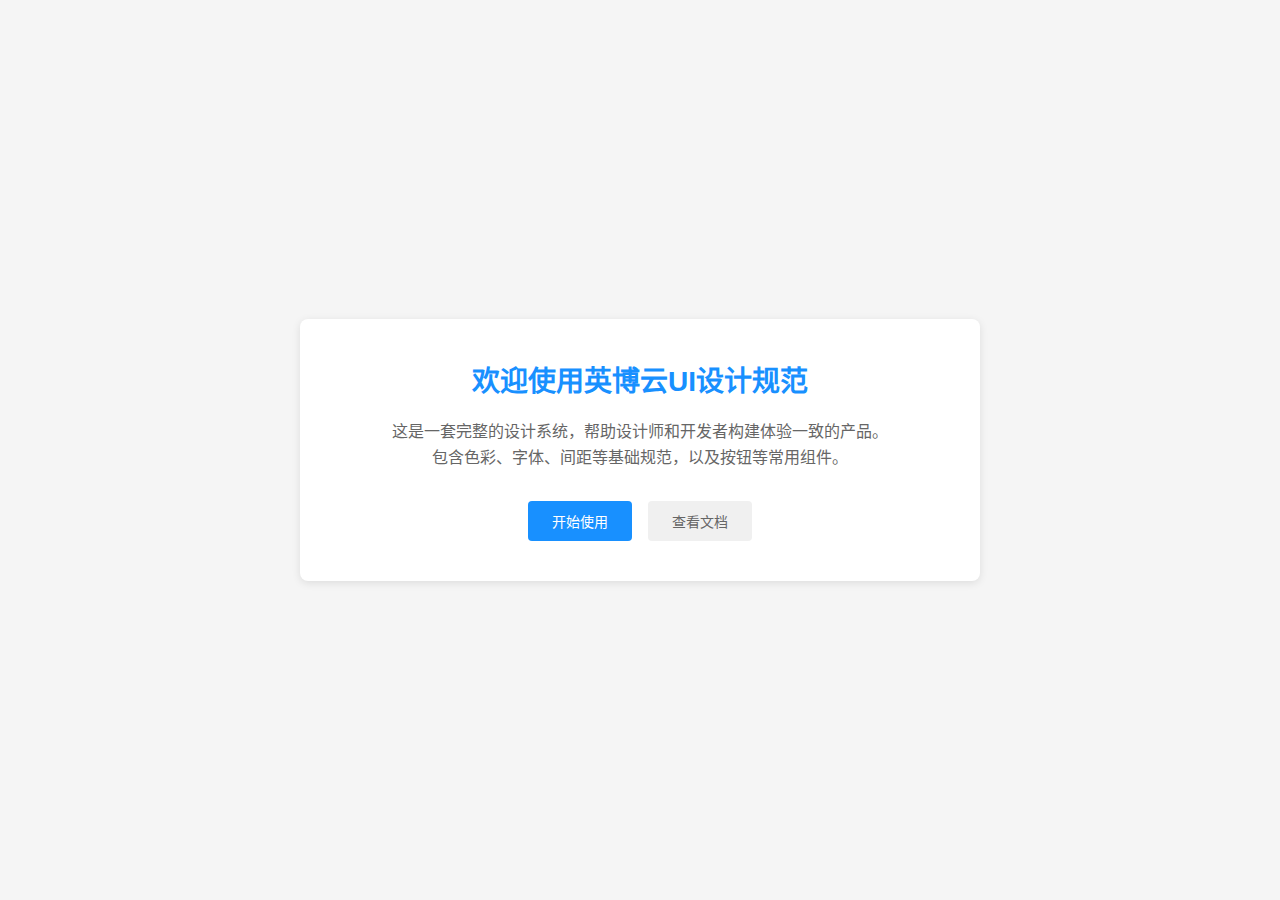
<file: index.html>
<!DOCTYPE html>
<html lang="zh-CN">
<head>
    <meta charset="UTF-8">
    <title>英博云UI设计规范</title>
    <style>
        body {
            font-family: -apple-system, BlinkMacSystemFont, "Segoe UI", Roboto, "Helvetica Neue", Arial, sans-serif;
            display: flex;
            justify-content: center;
            align-items: center;
            height: 100vh;
            margin: 0;
            background-color: #f5f5f5;
            color: #333;
        }
        .welcome {
            text-align: center;
            padding: 40px;
            background: white;
            border-radius: 8px;
            box-shadow: 0 2px 8px rgba(0,0,0,0.1);
            max-width: 600px;
            width: 90%;
        }
        h1 {
            margin: 0 0 20px 0;
            color: #1890ff;
            font-size: 28px;
        }
        .description {
            color: #666;
            margin-bottom: 30px;
            font-size: 16px;
            line-height: 1.6;
        }
        .buttons {
            display: flex;
            gap: 16px;
            justify-content: center;
        }
        .button {
            display: inline-block;
            padding: 10px 24px;
            border-radius: 4px;
            text-decoration: none;
            font-size: 14px;
            transition: all 0.3s;
        }
        .primary {
            background: #1890ff;
            color: white;
        }
        .primary:hover {
            background: #40a9ff;
        }
        .secondary {
            background: #f0f0f0;
            color: #666;
        }
        .secondary:hover {
            background: #e0e0e0;
        }
    </style>
</head>
<body>
    <div class="welcome">
        <h1>欢迎使用英博云UI设计规范</h1>
        <p class="description">
            这是一套完整的设计系统，帮助设计师和开发者构建体验一致的产品。<br>
            包含色彩、字体、间距等基础规范，以及按钮等常用组件。
        </p>
        <div class="buttons">
            <a href="pages/colors.html" class="button primary">开始使用</a>
            <a href="pages/typography.html" class="button secondary">查看文档</a>
        </div>
    </div>
</body>
</html>
</file>
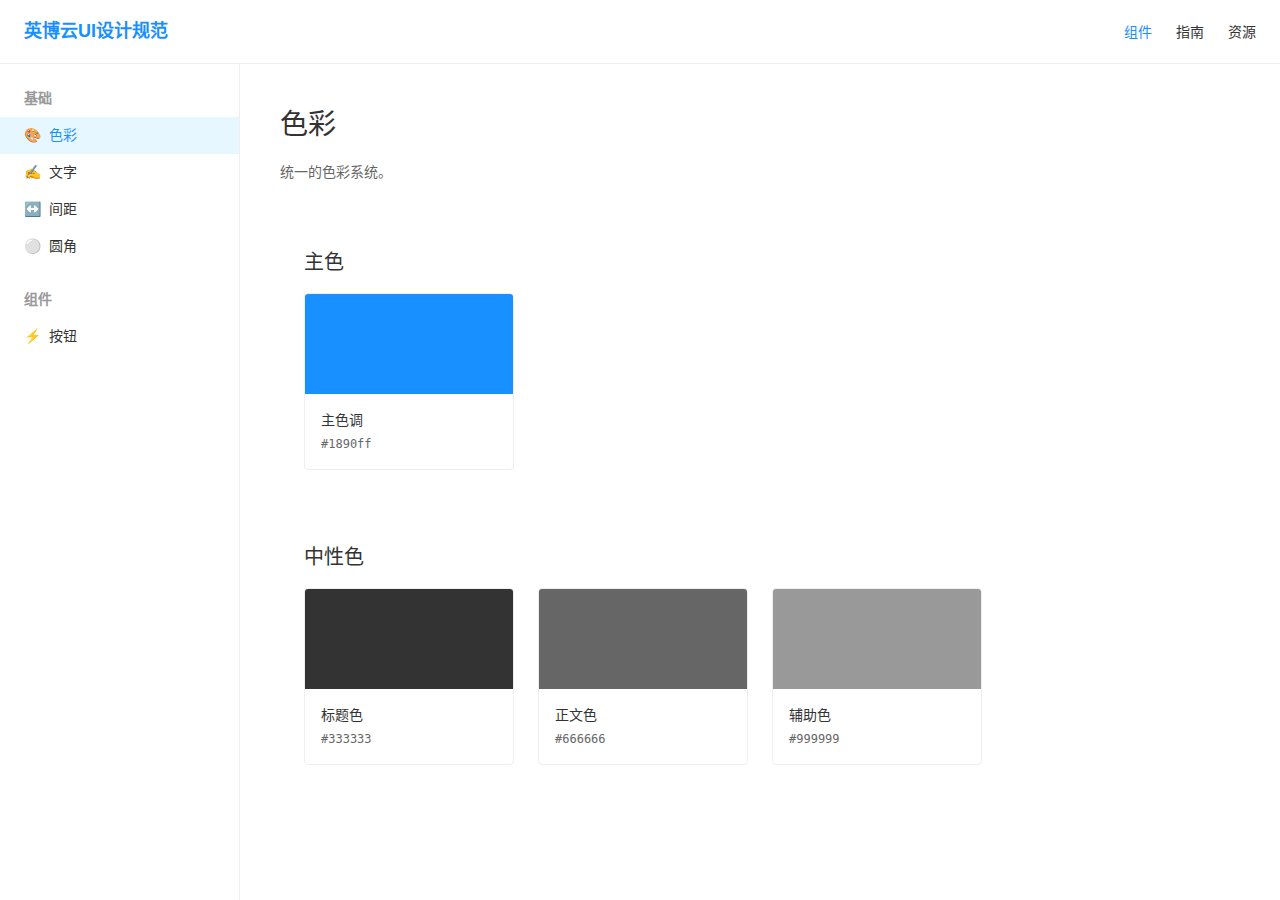
<file: pages/colors.html>
<!DOCTYPE html>
<html lang="zh-CN">
<head>
    <meta charset="UTF-8">
    <meta name="viewport" content="width=device-width, initial-scale=1.0">
    <title>色彩 - 英博云UI设计规范</title>
    <link rel="stylesheet" href="../styles/common.css">
    <link rel="stylesheet" href="../styles/colors.css">
</head>
<body>
    <header>
        <nav class="main-nav">
            <div class="logo"><a href="../index.html">英博云UI设计规范</a></div>
            <ul class="nav-links">
                <li><a href="#" class="active">组件</a></li>
                <li><a href="#">指南</a></li>
                <li><a href="#">资源</a></li>
            </ul>
        </nav>
    </header>
    <div class="container">
        <aside class="sidebar">
            <div class="section">
                <h3>基础</h3>
                <ul>
                    <li><a href="colors.html" class="menu-item active">
                        <span class="icon">🎨</span>
                        色彩
                    </a></li>
                    <li><a href="typography.html" class="menu-item">
                        <span class="icon">✍️</span>
                        文字
                    </a></li>
                    <li><a href="spacing.html" class="menu-item">
                        <span class="icon">↔️</span>
                        间距
                    </a></li>
                    <li><a href="radius.html" class="menu-item">
                        <span class="icon">⚪</span>
                        圆角
                    </a></li>
                </ul>
            </div>
            <div class="section">
                <h3>组件</h3>
                <ul>
                    <li><a href="button.html" class="menu-item">
                        <span class="icon">⚡</span>
                        按钮
                    </a></li>
                </ul>
            </div>
        </aside>
        <main class="content">
            <h1>色彩</h1>
            <p class="description">统一的色彩系统。</p>
            
            <section class="content-section">
                <h2>主色</h2>
                <div class="color-grid">
                    <div class="color-item primary">
                        <div class="color-block"></div>
                        <div class="color-info">
                            <div class="color-name">主色调</div>
                            <div class="color-value">#1890ff</div>
                        </div>
                    </div>
                </div>
            </section>

            <section class="content-section">
                <h2>中性色</h2>
                <div class="color-grid">
                    <div class="color-item">
                        <div class="color-block neutral-1"></div>
                        <div class="color-info">
                            <div class="color-name">标题色</div>
                            <div class="color-value">#333333</div>
                        </div>
                    </div>
                    <div class="color-item">
                        <div class="color-block neutral-2"></div>
                        <div class="color-info">
                            <div class="color-name">正文色</div>
                            <div class="color-value">#666666</div>
                        </div>
                    </div>
                    <div class="color-item">
                        <div class="color-block neutral-3"></div>
                        <div class="color-info">
                            <div class="color-name">辅助色</div>
                            <div class="color-value">#999999</div>
                        </div>
                    </div>
                </div>
            </section>
        </main>
    </div>
</body>
</html>
</file>
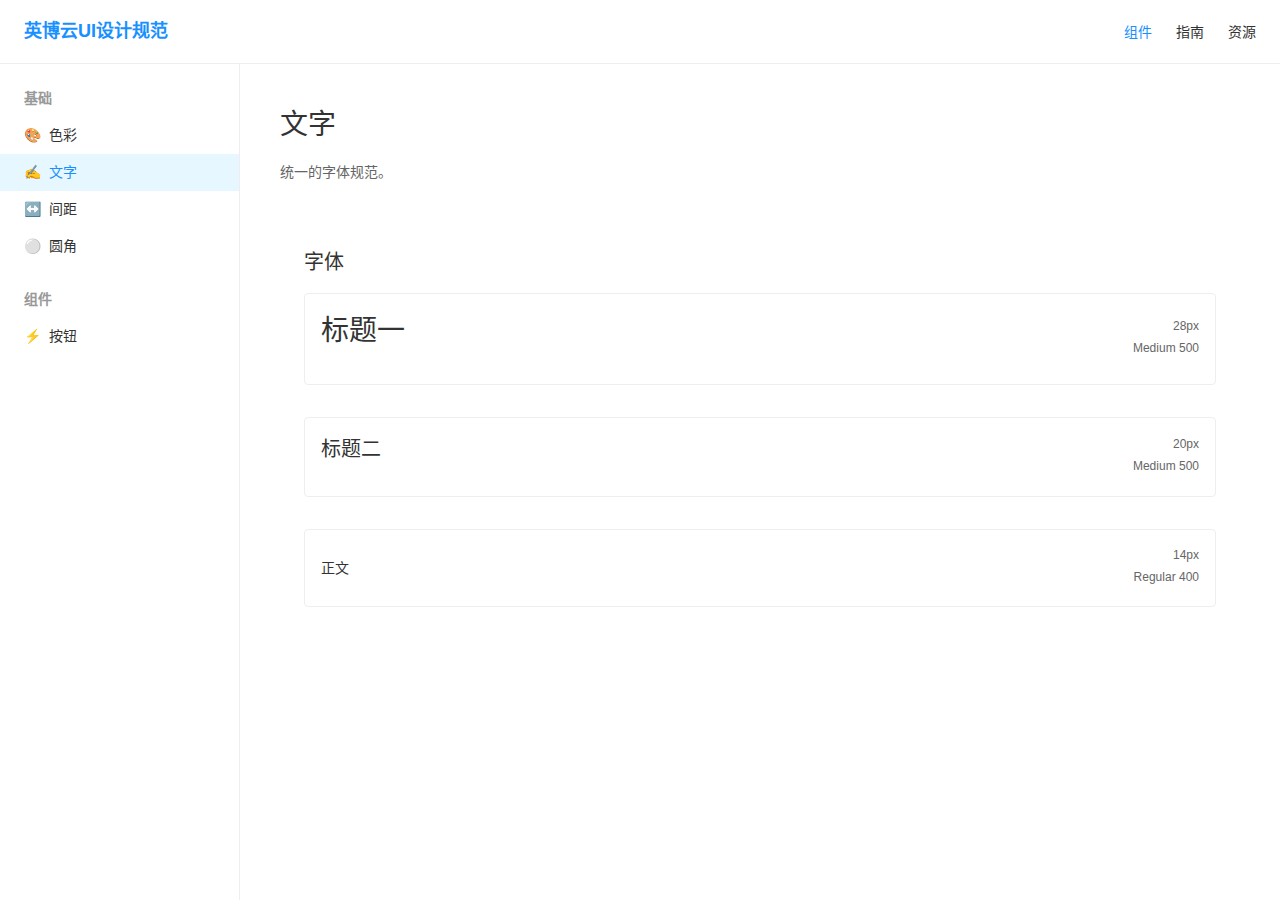
<file: pages/typography.html>
<!DOCTYPE html>
<html lang="zh-CN">
<head>
    <meta charset="UTF-8">
    <meta name="viewport" content="width=device-width, initial-scale=1.0">
    <title>文字 - 英博云UI设计规范</title>
    <link rel="stylesheet" href="../styles/common.css">
    <link rel="stylesheet" href="../styles/typography.css">
</head>
<body>
    <header>
        <nav class="main-nav">
            <div class="logo"><a href="../index.html">英博云UI设计规范</a></div>
            <ul class="nav-links">
                <li><a href="#" class="active">组件</a></li>
                <li><a href="#">指南</a></li>
                <li><a href="#">资源</a></li>
            </ul>
        </nav>
    </header>
    <div class="container">
        <aside class="sidebar">
            <div class="section">
                <h3>基础</h3>
                <ul>
                    <li><a href="colors.html" class="menu-item">
                        <span class="icon">🎨</span>
                        色彩
                    </a></li>
                    <li><a href="typography.html" class="menu-item active">
                        <span class="icon">✍️</span>
                        文字
                    </a></li>
                    <li><a href="spacing.html" class="menu-item">
                        <span class="icon">↔️</span>
                        间距
                    </a></li>
                    <li><a href="radius.html" class="menu-item">
                        <span class="icon">⚪</span>
                        圆角
                    </a></li>
                </ul>
            </div>
            <div class="section">
                <h3>组件</h3>
                <ul>
                    <li><a href="button.html" class="menu-item">
                        <span class="icon">⚡</span>
                        按钮
                    </a></li>
                </ul>
            </div>
        </aside>
        <main class="content">
            <h1>文字</h1>
            <p class="description">统一的字体规范。</p>
            <section class="content-section">
                <h2>字体</h2>
                <div class="font-demo">
                    <div class="font-item">
                        <h1 class="demo-text">标题一</h1>
                        <div class="font-info">
                            <span>28px</span>
                            <span>Medium 500</span>
                        </div>
                    </div>
                    <div class="font-item">
                        <h2 class="demo-text">标题二</h2>
                        <div class="font-info">
                            <span>20px</span>
                            <span>Medium 500</span>
                        </div>
                    </div>
                    <div class="font-item">
                        <p class="demo-text body-text">正文</p>
                        <div class="font-info">
                            <span>14px</span>
                            <span>Regular 400</span>
                        </div>
                    </div>
                </div>
            </section>
        </main>
    </div>
</body>
</html>
</file>
<file: styles/common.css>
:root {
    --primary-color: #1890ff;
    --text-color: #333;
    --border-color: #eee;
    --bg-color: #fff;
    --sidebar-width: 240px;
}

* {
    margin: 0;
    padding: 0;
    box-sizing: border-box;
}

body {
    font-family: -apple-system, BlinkMacSystemFont, "Segoe UI", Roboto, "Helvetica Neue", Arial, sans-serif;
    color: var(--text-color);
    line-height: 1.5;
}

.main-nav {
    display: flex;
    justify-content: space-between;
    align-items: center;
    padding: 0 24px;
    height: 64px;
    border-bottom: 1px solid var(--border-color);
    background: var(--bg-color);
}

.logo {
    font-size: 18px;
    font-weight: bold;
    color: var(--primary-color);
}

.logo a {
    text-decoration: none;
    color: var(--primary-color);
}

.logo a:hover {
    opacity: 0.8;
}

.nav-links {
    display: flex;
    list-style: none;
    gap: 24px;
}

.nav-links a {
    text-decoration: none;
    color: var(--text-color);
    font-size: 14px;
}

.nav-links a.active {
    color: var(--primary-color);
}

.container {
    display: flex;
    min-height: calc(100vh - 64px);
}

.sidebar {
    width: var(--sidebar-width);
    border-right: 1px solid var(--border-color);
    padding: 24px 0;
    background: var(--bg-color);
}

.section {
    margin-bottom: 24px;
}

.section h3 {
    padding: 0 24px;
    font-size: 14px;
    color: #999;
    margin-bottom: 8px;
}

.menu-item {
    display: flex;
    align-items: center;
    padding: 8px 24px;
    text-decoration: none;
    color: var(--text-color);
    font-size: 14px;
    transition: background-color 0.3s;
}

.menu-item:hover {
    background-color: rgba(0, 0, 0, 0.02);
}

.menu-item.active {
    color: var(--primary-color);
    background-color: #e6f7ff;
}

.icon {
    margin-right: 8px;
}

.content {
    flex: 1;
    padding: 40px;
}

.content h1 {
    font-size: 28px;
    font-weight: 500;
    margin-bottom: 16px;
}

.description {
    color: #666;
    font-size: 14px;
    margin-bottom: 40px;
}

.content-section {
    background: var(--bg-color);
    border-radius: 4px;
    padding: 24px;
    margin-bottom: 24px;
}

.content-section h2 {
    font-size: 20px;
    font-weight: 500;
    margin-bottom: 16px;
}
</file>
<file: styles/colors.css>
.color-grid {
    display: grid;
    grid-template-columns: repeat(auto-fill, minmax(200px, 1fr));
    gap: 24px;
}

.color-item {
    border: 1px solid var(--border-color);
    border-radius: 4px;
    overflow: hidden;
}

.color-block {
    height: 100px;
    transition: transform 0.3s;
}

.color-block:hover {
    transform: scale(1.05);
}

.color-info {
    padding: 16px;
}

.color-name {
    font-size: 14px;
    margin-bottom: 4px;
}

.color-value {
    font-family: monospace;
    color: #666;
    font-size: 12px;
}

/* 主色 */
.primary .color-block {
    background-color: var(--primary-color);
}

/* 中性色 */
.neutral-1 {
    background-color: #333333;
}

.neutral-2 {
    background-color: #666666;
}

.neutral-3 {
    background-color: #999999;
}
</file>
<file: styles/typography.css>
.font-demo {
    display: flex;
    flex-direction: column;
    gap: 32px;
}

.font-item {
    display: flex;
    align-items: center;
    padding: 16px;
    border: 1px solid var(--border-color);
    border-radius: 4px;
}

.demo-text {
    flex: 1;
    margin: 0;
}

.font-info {
    display: flex;
    flex-direction: column;
    align-items: flex-end;
    color: #666;
    font-size: 12px;
}

.font-info span {
    margin-bottom: 4px;
}

.body-text {
    font-size: 14px;
}
</file>
